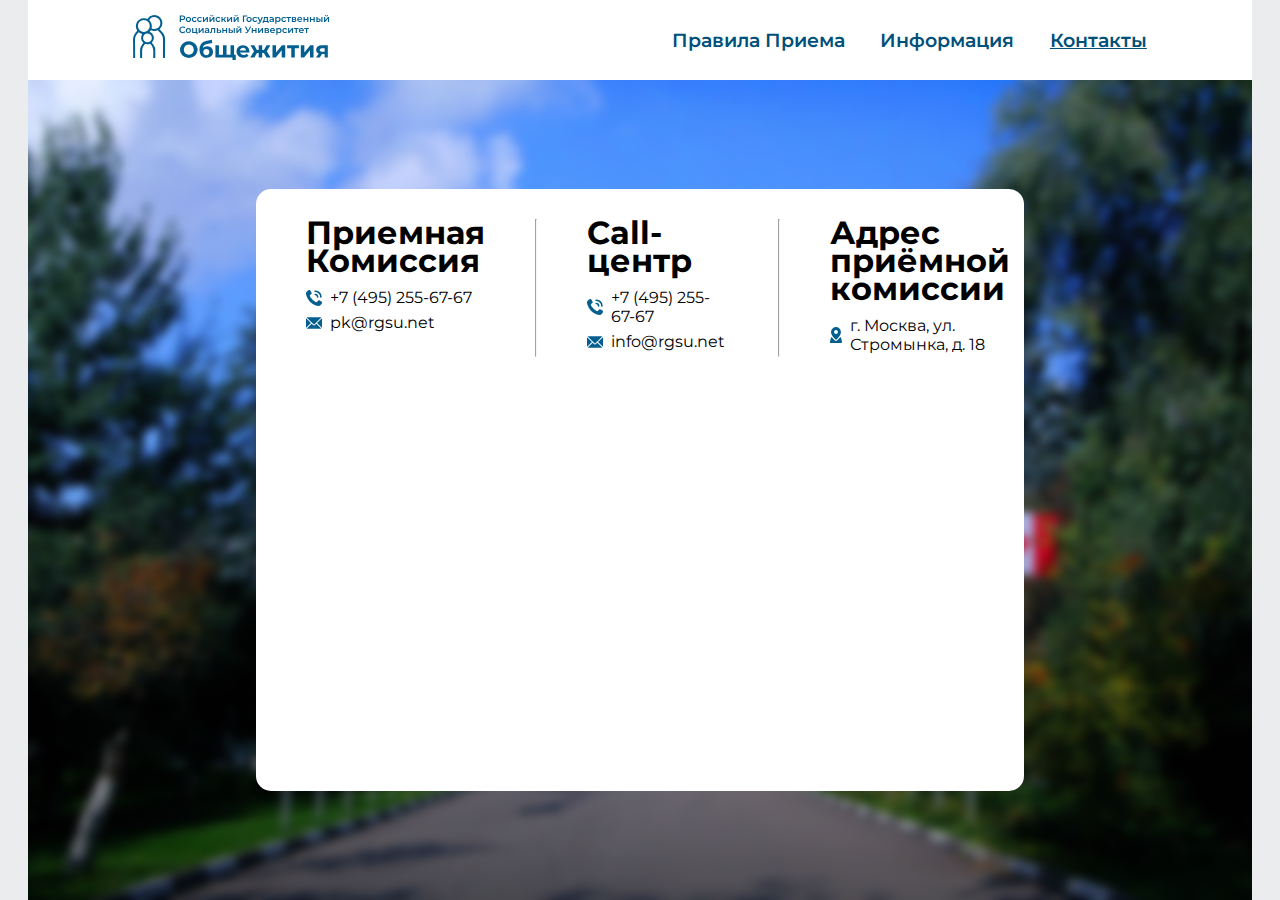
<file: contacts.html>
<!DOCTYPE html>
<html lang="en">
<head>
    <meta charset="UTF-8">
    <meta http-equiv="X-UA-Compatible" content="IE=edge">
    <meta name="viewport" content="width=device-width, initial-scale=1.0">
    <link rel="stylesheet" href="contacts.css">
    <link rel="stylesheet" href="header.css">
    <link rel="preconnect" href="https://fonts.googleapis.com">
    <link rel="preconnect" href="https://fonts.gstatic.com" crossorigin>
    <link rel="preconnect" href="https://fonts.googleapis.com">
    <link rel="preconnect" href="https://fonts.gstatic.com" crossorigin>
    <meta name="viewport" content="width=device-width, initial-scale=1">
    <link href="https://fonts.googleapis.com/css2?family=Montserrat:wght@300;400;500;600&display=swap" rel="stylesheet">
    <title>Главная</title>
</head>
<body>
    <div class="wrapper">
        <header class="header-content">
            <div class="logo-wrapper">
                <a href="/"><img src="logo.svg" /></a>
            </div>
            <div class="navbar">
                <div class="nav-item">
                    <a href='rules.html'>Правила Приема</a>
                </div>
                <div class="nav-item">
                    <a href='info.html'>Информация</a>
                </div>
                <div class="nav-item">
                    <a id='navlink-active' href='contacts.html'>Контакты</a>
                </div>
            </div>
        </header>
        <main>
            <div class="contacts-wrapper">
                <div class="contacts-text-wrapper">
                    <div class='text-block'>
                        <h1 class="heading">Приемная Комиссия</h1>
                        <div class='text-item'>
                            <img class='icon' src="./assets/phone.svg">
                            <p>+7 (495) 255-67-67</p>
                        </div>
                        <div class='text-item'>
                            <img class='icon' src="./assets/mail.svg">
                            <p>pk@rgsu.net</p>
                        </div>
                    </div>
                    <hr />
                    <div class='text-block'>
                        <h1 class="heading">Call-центр</h1>
                        <div class='text-item'>
                            <img class='icon' src="./assets/phone.svg">
                            <p>+7 (495) 255-67-67</p>
                        </div>
                        <div class='text-item'>
                            <img class='icon' src="./assets/mail.svg">
                            <p>info@rgsu.net</p>
                        </div>
                    </div>
                    <hr />
                    <div class='text-block'>
                        <h1 class="heading">Адрес приёмной <br>комиссии</h1>
                        <div class='text-item'>
                            <img class='icon' src="./assets/map.svg">
                            <p>г. Москва, ул. Стромынка, д. 18</p>
                        </div>
                    </div>
                </div>
                <iframe class='map' src="https://api-maps.yandex.ru/frame/v1/?pt=37.694600,55.793500&z=16&l=map" width="560" height="400" frameborder="0"></iframe>
            </div>
        </main>
    </div>
</body>
</html>
</file>
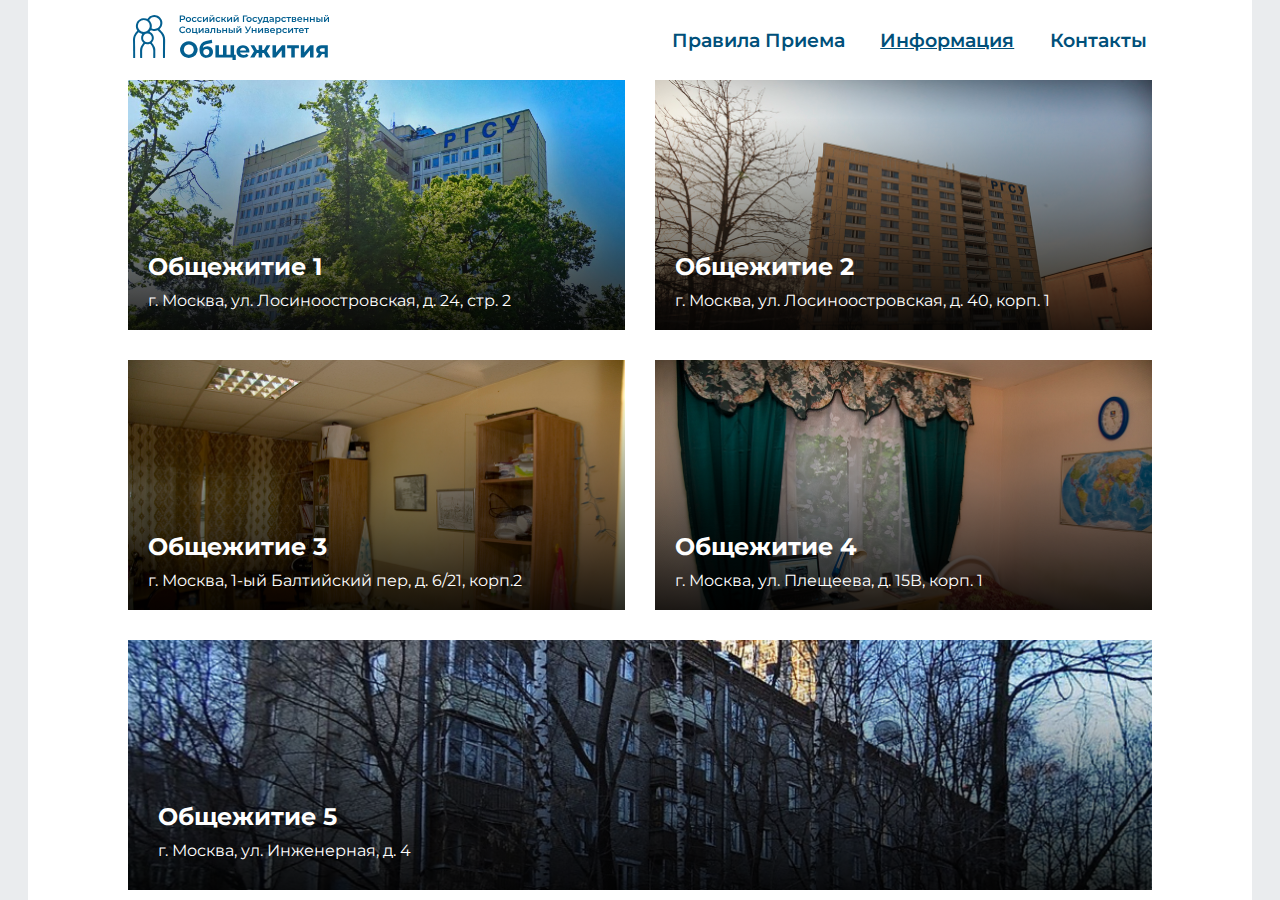
<file: info.html>
<!DOCTYPE html>
<html lang="en">

<head>
    <meta charset="UTF-8">
    <meta http-equiv="X-UA-Compatible" content="IE=edge">
    <meta name="viewport" content="width=device-width, initial-scale=1.0">
    <title>Document</title>
    <link rel="stylesheet" href="info.css">
    <link rel="stylesheet" href="header.css">
    <link rel="preconnect" href="https://fonts.googleapis.com">
    <link rel="preconnect" href="https://fonts.gstatic.com" crossorigin>
    <link rel="preconnect" href="https://fonts.googleapis.com">
    <link rel="preconnect" href="https://fonts.gstatic.com" crossorigin>
    <link href="https://fonts.googleapis.com/css2?family=Montserrat:wght@300;400;500;600&display=swap" rel="stylesheet">
</head>

<body>
    <div class="wrapper">
        <header>
            <div class="header-content">
                <div class="logo-wrapper">
                    <a href="/"><img src="logo.svg" /></a>
                </div>
                <div class="navbar">
                    <div class="nav-item">
                        <a href='rules.html'>Правила Приема</a>
                    </div>
                    <div class="nav-item">
                        <a id='navlink-active' href='info.html'>Информация</a>
                    </div>
                    <div class="nav-item">
                        <a href='contacts.html'>Контакты</a>
                    </div>
                </div>
            </div>
        </header>
        <main>
            <div class="info-item-wrapper">
                <div class="info-item" id='first'
                    style="background-image: linear-gradient(to bottom, rgba(0, 0, 0, 0) 15%, rgba(0, 0, 0, 0.85) 100%), url('./assets/dorm1/1.1.1.1.jpg');">
                    <h2>Общежитие 1</h2>
                    <p>г. Москва, ул. Лосиноостровская, д. 24, стр. 2</p>
                </div>
            </div>
            <div class="info-item-wrapper">
                <div class="info-item" id='second'
                    style="background-image: linear-gradient(to bottom, rgba(0, 0, 0, 0) 15%, rgba(0, 0, 0, 0.85) 100%), url('./assets/dorm2/2.jpg');">
                    <h2>Общежитие 2</h2>
                    <p>г. Москва, ул. Лосиноостровская, д. 40, корп. 1</p>
                </div>
            </div>
            <div class="info-item-wrapper">
                <div class="info-item" id='third'
                    style="background-image: linear-gradient(to bottom, rgba(0, 0, 0, 0) 15%, rgba(0, 0, 0, 0.85) 100%), url('./assets/dorm3/3.jpg');">
                    <h2>Общежитие 3</h2>
                    <p>г. Москва, 1-ый Балтийский пер, д. 6/21, корп.2</p>
                </div>
            </div>
            <div class="info-item-wrapper">
                <div class="info-item" id='fourth'
                    style="background-image: linear-gradient(to bottom, rgba(0, 0, 0, 0) 15%, rgba(0, 0, 0, 0.85) 100%), url('./assets/dorm4/4.jpg');">
                    <h2>Общежитие 4</h2>
                    <p>г. Москва, ул. Плещеева, д. 15В, корп. 1</p>
                </div>
            </div>
            <div class="info-item-wrapper">
                <div class="info-item" id='fifth'
                    style="background-image: linear-gradient(to bottom, rgba(0, 0, 0, 0) 15%, rgba(0, 0, 0, 0.85) 100%), url('./assets/dorm5/5.jpg');">
                    <h2>Общежитие 5</h2>
                    <p>г. Москва, ул. Инженерная, д. 4</p>
                </div>
            </div>
        </main>
        <div class="popup" id="popup-first" style="display: none;">
            <div class="popup-content" id="popup-content-first">
                <div class="popup-images">
                    <div><img src="./assets/dorm1/1.1.1.jpg" alt=""></div>
                    <div><img src="./assets/dorm1/1.1.jpg" alt=""></div>
                    <div><img src="./assets/dorm1/1.jpg" alt=""></div>
                </div>
                <p><strong>Адрес:</strong> г. Москва, ул. Плещеева, д. 15В, корп. 1.</p>
                <p><strong>Добраться можно:</strong> станции метро «Медведково», первый вагон из центра. Троллейбус №80,
                    автобусы: №77,771, 31 до остановки «ул. Лескова». Станции метро «Бибирево», последний вагон из
                    центра. Далее любым автобусом до остановки «ул. Лескова».</p>
                <p>Общежитие блочного типа, имеет:</p>
                <ul>
                    <li>WiFi;</li>
                    <li>Проводной интернет;</li>
                    <li>Зал для самостоятельной работы;</li>
                </ul>
            </div>
        </div>
        <div class="popup" id="popup-second" style="display: none;">
            <div class="popup-content" id="popup-content-second">
                <div class="popup-images">
                </div>
                <p><strong>Адрес:</strong> г. Москва, ул. Лосиноостровская, д. 40, корп. 1.</p>
                <p><strong>Добраться можно:</strong>
                от станции метро «Бульвар Рокоссовского» / МЦК «Бульвар Рокоссовского» - авт. №822, №75, остановка
                    «ул. Лосиноостровская» или метро «Сокольники» - авт. №75, остановка «ул. Лосиноостровская» <strong>или</strong> от станции МЦК «Белокаменная». Выход в сторону Национального парка «Лосиный остров». Проходите по
                    насыпной дороге вдоль забора.
                <p>Общежитие блочного типа, имеет:</p>
                <ul>
                    <li>WiFi;</li>
                    <li>Проводной интернет;</li>
                    <li>Зал для самостоятельной работы;</li>
                    <li>80 двухкомнатных блоков;</li>
                    <li>14 однокомнатных блока;</li>
                </ul>
            </div>
        </div>
        <div class="popup" id="popup-third" style="display: none;">
            <div class="popup-content" id="popup-content-third">
                <div class="popup-images">
                    <div><img src="./assets/dorm3/3.3.jpg" alt=""></div>
                </div>
                <p><strong>Адрес:</strong> г. Москва, 1-ый Балтийский пер, д. 6/21, корп.2.</p>
                <p><strong>Добраться можно:</strong> от метро «Сокол», выход на Балтийскую улицу. Из метро – налево.
                    Проход из металлического забора, через двор – прямо. Перекресток. Далее прямо. По правую сторону 2
                    новых здания, мимо светофора (справа «Папа Джонс»), пересечь 2-ую ул. Усиевича, прямо по
                    Головановскому переулку до общежития.
                </p>
                <p>Общежитие блочного типа, имеет:</p>
                <ul>
                    <li>WiFi;</li>
                    <li>Проводной интернет;</li>
                    <li>Зал для самостоятельной работы;</li>
                    <li>86 четырёхместных комнат;</li>
                    <li>1 трёхместная комната;</li>
                    <li>85 двухместных комнат;</li>
                </ul>
            </div>
        </div>
        <div class="popup" id="popup-fourth" style="display: none;">
            <div class="popup-content" id="popup-content-fourth">
                <div class="popup-images">
                    <div><img src="./assets/dorm4/4.4.jpg" alt=""></div>
                </div>
                <p><strong>Адрес:</strong> г. Москва, ул. Плещеева, д. 15В, корп. 1.</p>
                <p><strong>Добраться можно:</strong> станции метро «Медведково», первый вагон из центра. Троллейбус №80,
                    автобусы: №77,771, 31 до остановки «ул. Лескова». Станции метро «Бибирево», последний вагон из
                    центра. Далее любым автобусом до остановки «ул. Лескова».</p>
                <p>Общежитие блочного типа, имеет:</p>
                <ul>
                    <li>WiFi;</li>
                    <li>Проводной интернет;</li>
                    <li>Зал для самостоятельной работы;</li>
                </ul>
            </div>
        </div>
        <div class="popup" id="popup-fifth" style="display: none;">
            <div class="popup-content" id="popup-content-fifth">
                <div class="popup-images">
                </div>
                <p><strong>Адрес:</strong> г. Москва, ул. Инженерная, д. 4.</p>
                <p><strong>Добраться можно:</strong> от станции метро «Алтуфьево», автобусы №73, 259, 571 до остановки «ул. Инженерная».</p>
                <p>Общежитие блочного типа, имеет:</p>
                <ul>
                    <li>WiFi;</li>
                    <li>Зал для самостоятельной работы;</li>
                </ul>
            </div>
        </div>
    </div>
</body>
<script>
    const popupFirst = document.querySelector('#popup-first')
    const popupContentFirst = document.querySelector('#popup-content-first')
    const buttonFirst = document.querySelector('#first')

    const popupSecond = document.querySelector('#popup-second')
    const popupContentSecond = document.querySelector('#popup-content-second')
    const buttonSecond = document.querySelector('#second')

    const popupThird = document.querySelector('#popup-third')
    const popupContentThird = document.querySelector('#popup-content-third')
    const buttonThird = document.querySelector('#third')

    const popupFourth = document.querySelector('#popup-fourth')
    const popupContentFourth = document.querySelector('#popup-content-fourth')
    const buttonFourth = document.querySelector('#fourth')

    const popupFifth = document.querySelector('#popup-fifth')
    const popupContentFifth = document.querySelector('#popup-content-fifth')
    const buttonFifth = document.querySelector('#fifth')

    buttonFirst.onclick = () => popupFirst.style.display = 'flex';
    popupContentFirst.onclick = (e) => e.stopPropagation();
    popupFirst.onclick = () => popupFirst.style.display = 'none';

    buttonSecond.onclick = () => popupSecond.style.display = 'flex';
    popupContentSecond.onclick = (e) => e.stopPropagation();
    popupSecond.onclick = () => popupSecond.style.display = 'none';

    buttonThird.onclick = () => popupThird.style.display = 'flex';
    popupContentThird.onclick = (e) => e.stopPropagation();
    popupThird.onclick = () => popupThird.style.display = 'none';

    buttonFourth.onclick = () => popupFourth.style.display = 'flex';
    popupContentFourth.onclick = (e) => e.stopPropagation();
    popupFourth.onclick = () => popupFourth.style.display = 'none';

    buttonFifth.onclick = () => popupFifth.style.display = 'flex';
    popupContentFourth.onclick = (e) => e.stopPropagation();
    popupFifth.onclick = () => popupFifth.style.display = 'none';
</script>

</html>
</file>
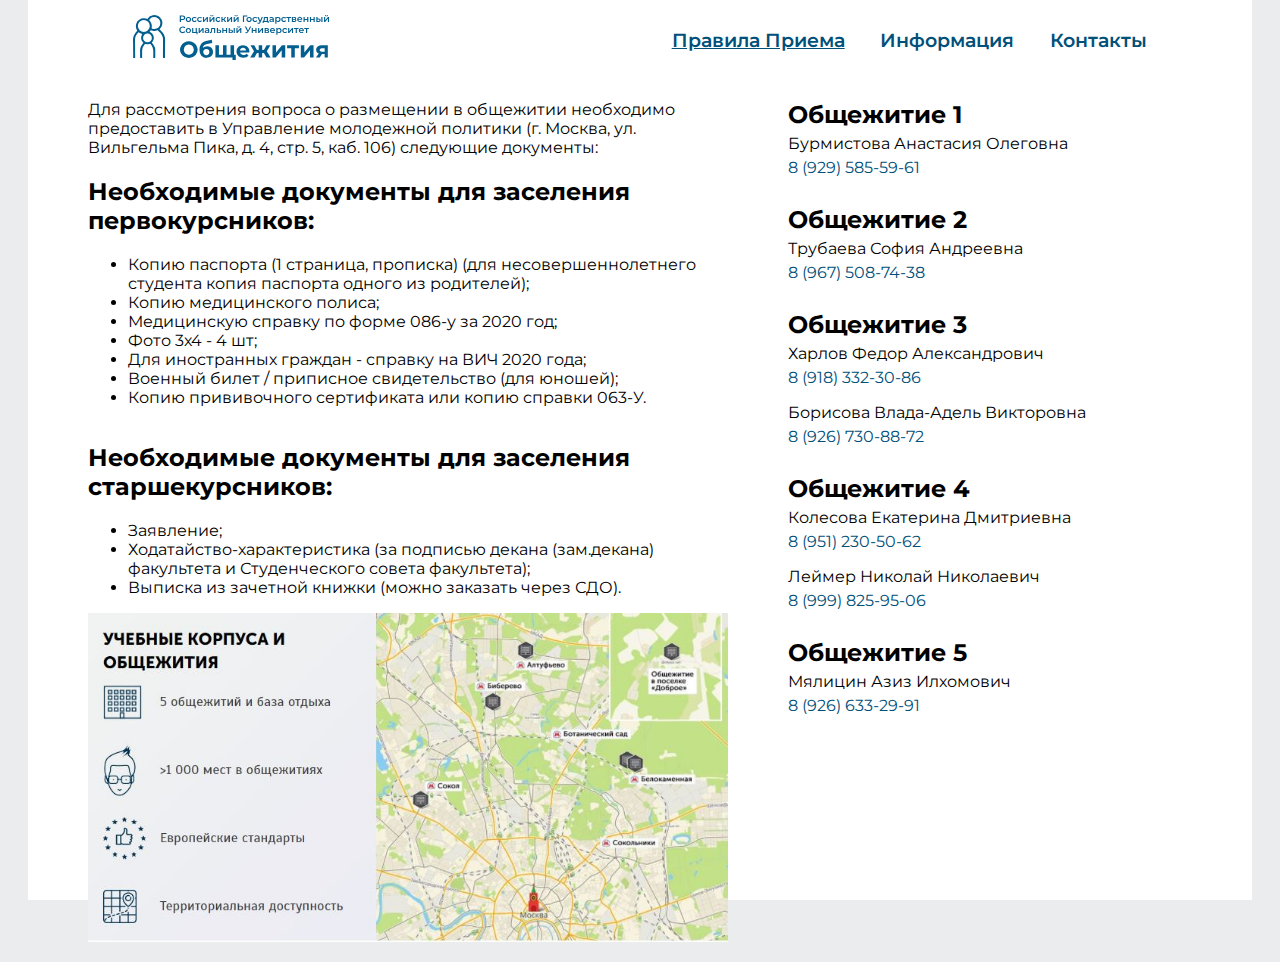
<file: rules.html>
<!DOCTYPE html>
<html lang="en">
<head>
    <meta charset="UTF-8">
    <meta http-equiv="X-UA-Compatible" content="IE=edge">
    <meta name="viewport" content="width=device-width, initial-scale=1.0">
    <title>Document</title>
    <link rel="stylesheet" href="rules.css">
    <link rel="stylesheet" href="header.css">
    <link rel="preconnect" href="https://fonts.googleapis.com">
    <link rel="preconnect" href="https://fonts.gstatic.com" crossorigin>
    <link rel="preconnect" href="https://fonts.googleapis.com">
    <link rel="preconnect" href="https://fonts.gstatic.com" crossorigin>
    <link href="https://fonts.googleapis.com/css2?family=Montserrat:wght@300;400;500;600&display=swap" rel="stylesheet">
</head>
<body>
    <div class="wrapper">
        <header>
            <div class="header-content">
                <div class="logo-wrapper">
                    <a href="/"><img src="logo.svg" /></a>
                </div>
                <div class="navbar">
                    <div class="nav-item">
                        <a id='navlink-active' href='rules.html'>Правила Приема</a>
                    </div>
                    <div class="nav-item">
                        <a href='info.html'>Информация</a>
                    </div>
                    <div class="nav-item">
                        <a href='contacts.html'>Контакты</a>
                    </div>
                </div>
            </div>
        </header>
        <main>
            <div class='main-info'>
                Для рассмотрения вопроса о размещении в общежитии необходимо предоставить в Управление молодежной политики (г. Москва, ул. Вильгельма Пика, д. 4, стр. 5, каб. 106) следующие документы:
                <div class='info-block'>
                    <h2>Необходимые документы для заселения первокурсников:</h2>
                    <ul>
                        <li>Копию паспорта (1 страница, прописка) (для несовершеннолетнего студента копия паспорта одного из родителей);</li>
                        <li>Копию медицинского полиса;</li>
                        <li>Медицинскую справку по форме 086-у за 2020 год;</li>
                        <li>Фото 3х4 - 4 шт;</li>
                        <li>Для иностранных граждан - справку на ВИЧ 2020 года;</li>
                        <li>Военный билет / приписное свидетельство (для юношей);</li>
                        <li>Копию прививочного сертификата или копию справки 063-У.</li>
                    </ul>
                </div>
                <div class='info-block'>
                    <h2>Необходимые документы для заселения старшекурсников:</h2>
                    <ul>
                        <li>Заявление;</li>
                        <li>Ходатайство-характеристика (за подписью декана (зам.декана) факультета и Студенческого совета факультета);</li>
                        <li>Выписка из зачетной книжки (можно заказать через СДО).</li>
                    </ul>
                </div>
                <img class='main-pic' src="./assets/map.JPG">
            </div>
            <div class='info-block phones'>
                <div class='info-item'>
                    <h2 class='heading'>Общежитие 1</h2>
                    <p class="name">Бурмистова Анастасия Олеговна</p>
                    <p class='phone'>8 (929) 585-59-61</p>
                </div>
                <div class='info-item'>
                    <h2 class='heading'>Общежитие 2</h2>
                    <p class="name">Трубаева София Андреевна</p>
                    <p class='phone'>8 (967) 508-74-38</p>
                </div>
                <div class='info-item'>
                    <h2 class='heading'>Общежитие 3</h2>
                    <p class="name">Харлов Федор Александрович</p>
                    <p class='phone'>8 (918) 332-30-86</p>
                    <p class="name">Борисова Влада-Адель Викторовна</p>
                    <p class='phone'>8 (926) 730-88-72</p>
                </div>
                <div class='info-item'>
                    <h2 class='heading'>Общежитие 4</h2>
                    <p class="name">Колесова Екатерина Дмитриевна</p>
                    <p class='phone'>8 (951) 230-50-62</p>
                    <p class="name">Леймер Николай Николаевич</p>
                    <p class='phone'>8 (999) 825-95-06</p>
                </div>
                <div class='info-item'>
                    <h2 class='heading'>Общежитие 5</h2>
                    <p class="name">Мялицин Азиз Илхомович</p>
                    <p class='phone'>8 (926) 633-29-91</p>
                </div>
            </div>
        </main>
    </div>
</body>
</html>
</file>
<file: contacts.css>
html { height: 100%; }

body {
    height: 100%;
    margin: 0;
    background-color: #eaecee;
    display: flex;
    align-items: center;
    justify-content: center;
    font-family: 'Montserrat', sans-serif;
}

.wrapper {
    max-width: 1520px;
    background-color: white;
    height: 100%;
    display: flex;
    flex-direction: column;
}

main {
    background-image: linear-gradient(to bottom, rgba(0, 0, 0, 0) 50%, rgba(0, 0, 0, 0.5) 100%), url('./assets/blurred.png');
    background-size: cover;
    flex-grow: 1;
    display: flex;
    justify-content: center;
    align-items: center;
}

.contacts-wrapper {
    background-color: white;
    width: 60vw;
    height: auto;
    overflow: hidden;
    border-radius: 15px;
}

.contacts-text-wrapper {
    display: flex;
    justify-content: space-between;   
}

.text-block {
    padding: 30px 50px;
}

.heading {
    color: black;
    line-height: 28px;
    margin-bottom: 10px;
}

.map {
    width: 60vw;
}

.text-item {
    display: flex;
    align-items: center;
    margin: 0;
}

p {
    margin: 3px;
}

.icon {
    width: 16px;
    height: 16px;
    margin-right: 5px;
}

hr {
    border-color: whitesmoke;
    margin: 30px 0;
}

@media only screen and (max-width: 600px) {
    html, body, main {
        overflow: hidden;
    }

    main {
        padding-top: 10px;  
    }

    .contacts-text-wrapper {
        display: flex;
        flex-direction: column;
        justify-content: space-between; 
        margin-top: 20px;
    }

    .text-block {
        padding: 0px 20px;
    }

    .contacts-wrapper {
        width: 85vw;
        max-height: 80vh;
    }

    .heading {
        font-size: 1.5rem;
    }

    hr {
        margin: 15px 20px;
        border-color: #fff;
    }

    .map {
        margin-top: 15px;
        width: 100%;
        max-height: 40%;
    }
}
</file>
<file: header.css>
.header-content {
    display: flex;
    margin: 0 100px;
    gap: 26vw;
    align-items: center;
    flex-shrink: 0;
}

.logo-wrapper {
    display: flex;
    align-items: center;
    flex-shrink: 0;
}

.logo-wrapper img {
    height: 45px;
    padding: 10px 0;
}

.header-text {
    display: flex;
    flex-direction: column;
    justify-content: center;
}

.navbar {
    display: flex;
    gap: 2vw;
    align-items: center;
    justify-content: center;
    height: 40px;
    flex-shrink: 0;
}

a {
    color: #00507a;
    font-size: 1.2rem;
    text-decoration: none;
    margin: 5px;
    font-weight: 600;
}

.nav-item {
    height: 100%;
    display: flex;  
    align-items: center;
    transition: 200ms ease;
}

a:hover {
    text-decoration: underline;
}

h3 {
    color: #00507a;
    margin-bottom: 0;
    font-size: 0.8rem;
}

h1 {
    margin: 0;
    font-size: 2rem;
    color: #00507a;
}

#navlink-active {
    text-decoration: underline;
}

@media only screen and (max-width: 600px) {
    a {
        font-size: 0.9rem;
    }

    .header-content {
        flex-direction: column;
        gap: 0;
    }
    
    h1 {
        font-size: 2rem;
    }

    h3 {
        font-size: 0.8rem;
    }

    #logo {
        width: 20px;
        height: 20px;
    }

    .navbar {
        background-color: transparent;
        gap: 3vw;
    }

    a {
        color: #00507a;
    }

}
</file>
<file: info.css>
html { height: 100%; }

body {
    height: 100%;
    margin: 0;
    background-color: #eaecee;
    display: flex;
    align-items: center;
    justify-content: center;
    font-family: 'Montserrat', sans-serif;
}

.wrapper {
    max-width: 1520px;
    background-color: white;
    height: 100%;
    display: flex;
    flex-direction: column;
}

/* HEADER */

main {
    display: grid;
    place-items: center;
    padding: 0 100px;
    gap: 30px;
    grid-template-columns : repeat(2, 1fr);
    grid-template-rows: repeat(2, 0fr);
}

h2 {
    margin: 0;
}

.info-item-wrapper {
    color: white;
    width: 100%;
    height: 250px;
    cursor: pointer;
    overflow: hidden;
}

.info-item-wrapper:last-child {
    grid-column: span 2;
}

.info-item-wrapper:last-child .info-item {
    background-position: center;
    padding: 30px;
}

.info-item {
    box-sizing: border-box;
    width: 100%; height: 100%;
    padding: 20px;
    transition: all .5s;
    background-repeat: no-repeat; 
    background-size: cover;
    display: flex;
    flex-direction: column;
    align-items: flex-start;
    justify-content: flex-end;
}

.info-item-wrapper:hover .info-item {
    transform: scale(1.04);
    text-decoration: underline;
}

.popup {
    position: fixed;
    align-items: center;
    justify-content: center;
    top: 0px; left: 0px;
    width: 100%; height: 100%;
    background-color: rgba(0, 0, 0, 0.5);
}
  
.popup-content {
    position: relative;
    background-color: white;
    width: 40vw;
    border-radius: 5px;
    padding: 20px;
}

p {
    margin-bottom: 0;
    margin-top: 10px;
}

.popup-images {
    display:flex;
    flex-flow: row nowrap;
    gap: 10px;
}
.popup-images img {
    max-width:100%;
}

strong {
    color: #00507a;
}

@media only screen and (max-width: 600px) {

    body {
        background-color: white;
    }

    main {
        display: flex;
        flex-direction: column;
        padding: 0;
        gap: 15px;
        margin-top: 15px;
    }

    .wrapper {
        width: 100%;
    }

    .popup-content {
        width: 85vw;
    }
}
</file>
<file: rules.css>
html { height: 100%; }

body {
    height: 100%;
    margin: 0;
    background-color: #eaecee;
    display: flex;
    align-items: center;
    justify-content: center;
    font-family: 'Montserrat', sans-serif;
}

.wrapper {
    max-width: 1520px;
    background-color: white;
    height: 100%;
    display: flex;
    flex-direction: column;
}

main {
    width: 100%;
    display: flex;
}

.main-info {
    width: 50vw;
    margin: 20px 60px;
    display: flex;
    flex-direction: column;
}

.info-item {
    margin-bottom: 28px;
}

.phone {
    margin-top: 0;
    color: #00507a
}

.name {
    margin-bottom: 5px;
    margin-top: 5px;
}

.heading {
    margin-bottom: 0px;
}

.main-pic {
    max-width: 700px;
    height: auto;
}

@media only screen and (max-width: 600px) {
    body { background-color: white; }

    .wrapper { width: 100%; }

    .main-pic {
        width: 100%;
    }

    
    main {
        flex-direction: column;
        margin-top: 15px;
    }

    .main-info {
        box-sizing: border-box;
        padding: 0 10px;
        width: 100%;
        margin: 0;
    }

    .phones {
        box-sizing: border-box;
        width: 100%;
        padding: 0 10px;
    }

    .main-text-header {
        font-size: 1.5rem;
    }
    
    .main-text {
        font-size: 1rem;
    }

    .main-text-wrapper {
        margin: 0 100px;
    }
}
</file>
